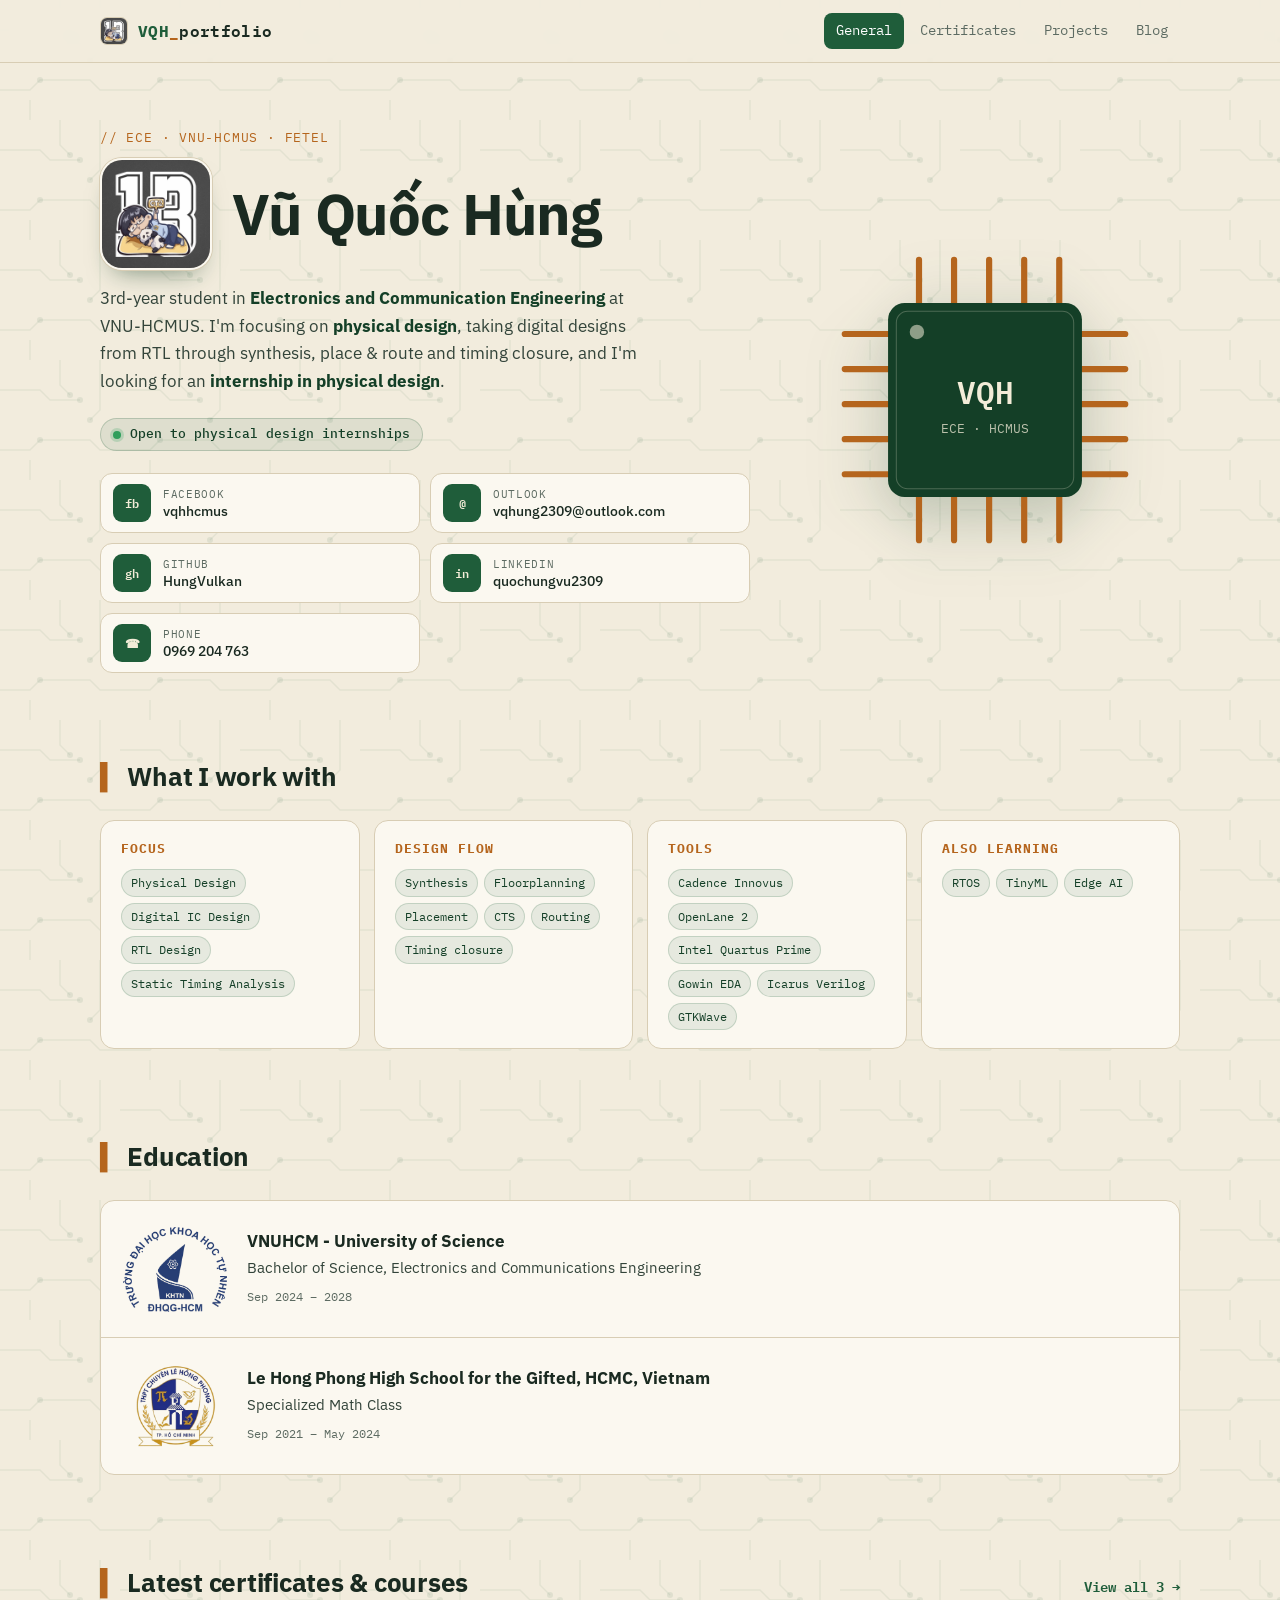
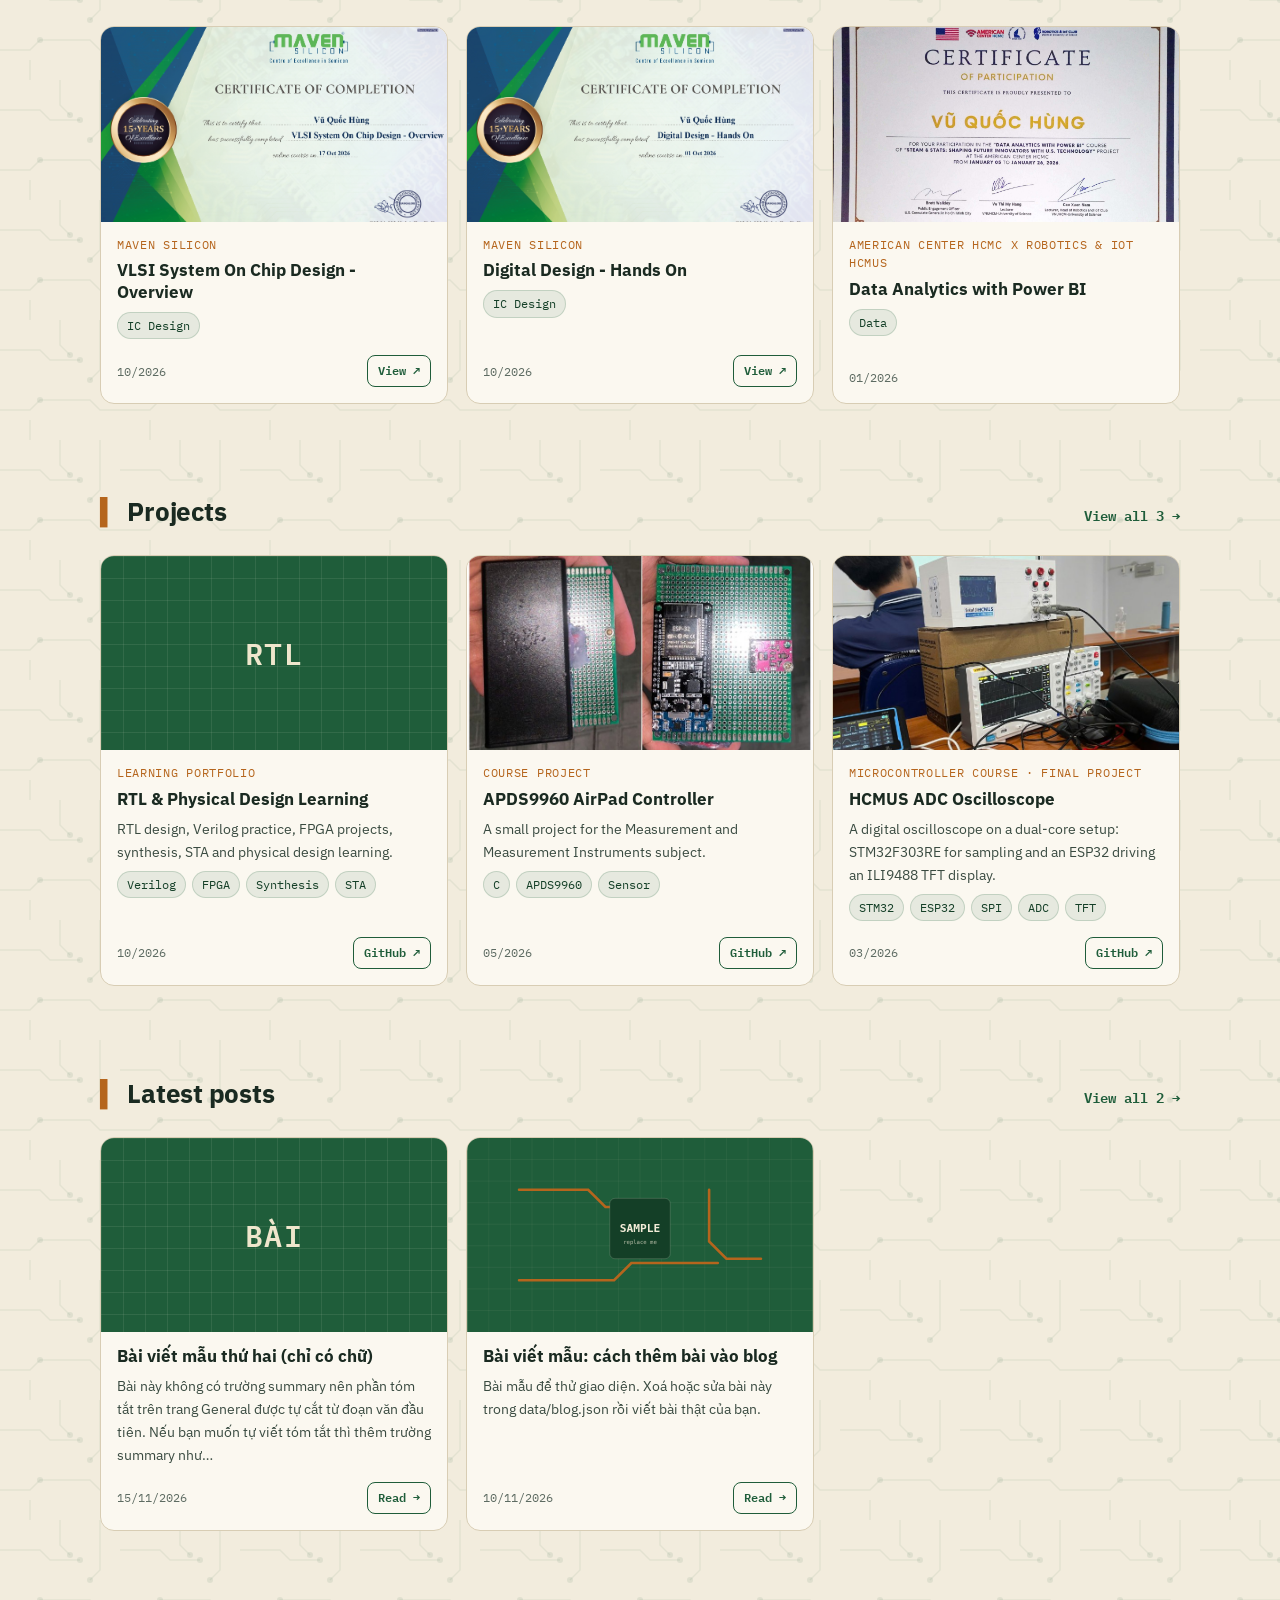
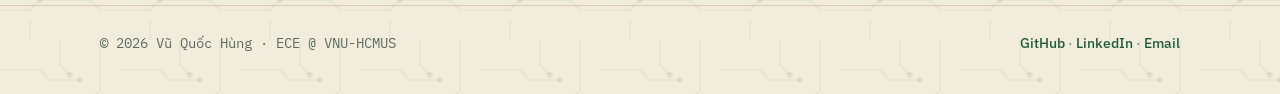
<file: index.html>
<!doctype html>
<html lang="en">
<head>
  <meta charset="utf-8">
  <meta name="viewport" content="width=device-width, initial-scale=1">
  <title>Vũ Quốc Hùng · Electronics & Communication Engineering</title>
  <meta name="description" content="Vũ Quốc Hùng — 3rd-year Electronics and Communication Engineering student at VNU-HCMUS, focusing on physical design and looking for an internship in physical design.">
  <meta name="theme-color" content="#f2ecdd">
  <link rel="preconnect" href="https://fonts.googleapis.com">
  <link rel="preconnect" href="https://fonts.gstatic.com" crossorigin>
  <link href="https://fonts.googleapis.com/css2?family=IBM+Plex+Mono:wght@400;500;600&family=IBM+Plex+Sans:wght@400;500;600&display=swap" rel="stylesheet">
  <link rel="icon" type="image/png" href="assets/favicon.png">
  <link rel="stylesheet" href="assets/style.css">
</head>
<body>
  <header class="site-header">
    <div class="wrap">
      <a class="brand" href="index.html"><img class="brand-logo" src="assets/favicon.png" alt="" width="28" height="28"><span><b>VQH</b><i>_</i>portfolio</span></a>
      <nav class="nav">
        <a href="index.html" aria-current="page">General</a>
        <a href="certificates.html">Certificates</a>
        <a href="projects.html">Projects</a>
        <a href="blog.html">Blog</a>
      </nav>
    </div>
  </header>

  <main class="wrap">
    <!-- ================= HERO ================= -->
    <div class="hero">
      <div>
        <p class="eyebrow">// ECE · VNU-HCMUS · FETEL</p>
        <div class="name-row">
          <img class="avatar" src="assets/logo.png" alt="Logo of Vũ Quốc Hùng" width="112" height="112">
          <h1>Vũ Quốc Hùng</h1>
        </div>
        <p class="lead">
          3rd-year student in <strong>Electronics and Communication Engineering</strong> at VNU-HCMUS.
          I'm focusing on <strong>physical design</strong>, taking digital designs from RTL through synthesis,
          place &amp; route and timing closure, and I'm looking for an <strong>internship in physical design</strong>.
        </p>
        <p class="status"><span class="dot"></span>Open to physical design internships</p>

        <!-- 5 contact buttons -->
        <div class="contacts">
          <a class="contact" href="https://www.facebook.com/vqhhcmus" target="_blank" rel="noopener">
            <span class="pin">fb</span><div><small>Facebook</small><span class="v">vqhhcmus</span></div>
          </a>
          <a class="contact" href="mailto:vqhung2309@outlook.com">
            <span class="pin">@</span><div><small>Outlook</small><span class="v">vqhung2309@outlook.com</span></div>
          </a>
          <a class="contact" href="https://github.com/HungVulkan" target="_blank" rel="noopener">
            <span class="pin">gh</span><div><small>GitHub</small><span class="v">HungVulkan</span></div>
          </a>
          <a class="contact" href="https://www.linkedin.com/in/quochungvu2309/" target="_blank" rel="noopener">
            <span class="pin">in</span><div><small>LinkedIn</small><span class="v">quochungvu2309</span></div>
          </a>
          <a class="contact" href="tel:+84969204763">
            <span class="pin">☎</span><div><small>Phone</small><span class="v">0969 204 763</span></div>
          </a>
        </div>
      </div>

      <!-- decorative IC chip -->
      <svg class="chip-art" viewBox="0 0 320 320" role="img" aria-label="Illustration of an integrated circuit chip">
        <g stroke="#b5651d" stroke-width="6" stroke-linecap="round">
          <path d="M96 70V24M130 70V24M164 70V24M198 70V24M232 70V24"/>
          <path d="M96 250v46M130 250v46M164 250v46M198 250v46M232 250v46"/>
          <path d="M70 96H24M70 130H24M70 164H24M70 198H24M70 232H24"/>
          <path d="M250 96h46M250 130h46M250 164h46M250 198h46M250 232h46"/>
        </g>
        <rect x="66" y="66" width="188" height="188" rx="16" fill="#143f27"/>
        <rect x="74" y="74" width="172" height="172" rx="11" fill="none" stroke="#f3ecd8" stroke-opacity=".25"/>
        <circle cx="94" cy="94" r="7" fill="#f3ecd8" fill-opacity=".55"/>
        <g font-family="IBM Plex Mono, monospace" fill="#f3ecd8" text-anchor="middle">
          <text x="160" y="164" font-size="30" font-weight="600">VQH</text>
          <text x="160" y="192" font-size="13" fill-opacity=".75">ECE · HCMUS</text>
        </g>
      </svg>
    </div>

    <!-- ================= ABOUT ================= -->
    <section id="about">
      <div class="sec-head"><h2>What I work with</h2></div>
      <div class="cols">
        <div class="panel">
          <h3>Focus</h3>
          <div class="tags">
            <span class="tag">Physical Design</span><span class="tag">Digital IC Design</span>
            <span class="tag">RTL Design</span><span class="tag">Static Timing Analysis</span>
          </div>
        </div>
        <div class="panel">
          <h3>Design flow</h3>
          <div class="tags">
            <span class="tag">Synthesis</span><span class="tag">Floorplanning</span><span class="tag">Placement</span>
            <span class="tag">CTS</span><span class="tag">Routing</span><span class="tag">Timing closure</span>
          </div>
        </div>
        <div class="panel">
          <h3>Tools</h3>
          <div class="tags">
            <span class="tag">Cadence Innovus</span><span class="tag">OpenLane 2</span>
            <span class="tag">Intel Quartus Prime</span><span class="tag">Gowin EDA</span>
            <span class="tag">Icarus Verilog</span><span class="tag">GTKWave</span>
          </div>
        </div>
        <div class="panel">
          <h3>Also learning</h3>
          <div class="tags">
            <span class="tag">RTOS</span><span class="tag">TinyML</span><span class="tag">Edge AI</span>
          </div>
        </div>
      </div>
    </section>

    <!-- ================= EDUCATION ================= -->
    <section id="education">
      <div class="sec-head"><h2>Education</h2></div>
      <div class="edu-list">
        <article class="edu">
          <div class="edu-logo"><img src="assets/schools/hcmus.png" alt="VNUHCM - University of Science logo" loading="lazy"></div>
          <div class="edu-body">
            <h3>VNUHCM - University of Science</h3>
            <p>Bachelor of Science, Electronics and Communications Engineering</p>
            <span class="date">Sep 2024 – 2028</span>
          </div>
        </article>
        <article class="edu">
          <div class="edu-logo"><img src="assets/schools/lhp.png" alt="Le Hong Phong High School for the Gifted logo" loading="lazy"></div>
          <div class="edu-body">
            <h3>Le Hong Phong High School for the Gifted, HCMC, Vietnam</h3>
            <p>Specialized Math Class</p>
            <span class="date">Sep 2021 – May 2024</span>
          </div>
        </article>
      </div>
    </section>

    <!-- ================= CERTIFICATES (latest) ================= -->
    <section id="certificates">
      <div class="sec-head">
        <h2>Latest certificates &amp; courses</h2>
        <a class="more" href="certificates.html">View all <span data-stat="certificate">0</span> →</a>
      </div>
      <div class="grid" data-kind="certificate" data-limit="6"></div>
    </section>

    <!-- ================= PROJECTS (latest) ================= -->
    <section id="projects">
      <div class="sec-head">
        <h2>Projects</h2>
        <a class="more" href="projects.html">View all <span data-stat="project">0</span> →</a>
      </div>
      <div class="grid" data-kind="project" data-limit="4"></div>
    </section>

    <!-- ================= BLOG (latest) ================= -->
    <section id="blog">
      <div class="sec-head">
        <h2>Latest posts</h2>
        <a class="more" href="blog.html">View all <span data-stat="blog">0</span> →</a>
      </div>
      <div class="grid" data-kind="blog" data-limit="3"></div>
    </section>
  </main>

  <footer class="site-footer">
    <div class="wrap">
      <span class="mono">© 2026 Vũ Quốc Hùng · ECE @ VNU-HCMUS</span>
      <span><a href="https://github.com/HungVulkan" target="_blank" rel="noopener">GitHub</a> ·
        <a href="https://www.linkedin.com/in/quochungvu2309/" target="_blank" rel="noopener">LinkedIn</a> ·
        <a href="mailto:vqhung2309@outlook.com">Email</a></span>
    </div>
  </footer>

  <script src="assets/app.js"></script>
</body>
</html>
</file>
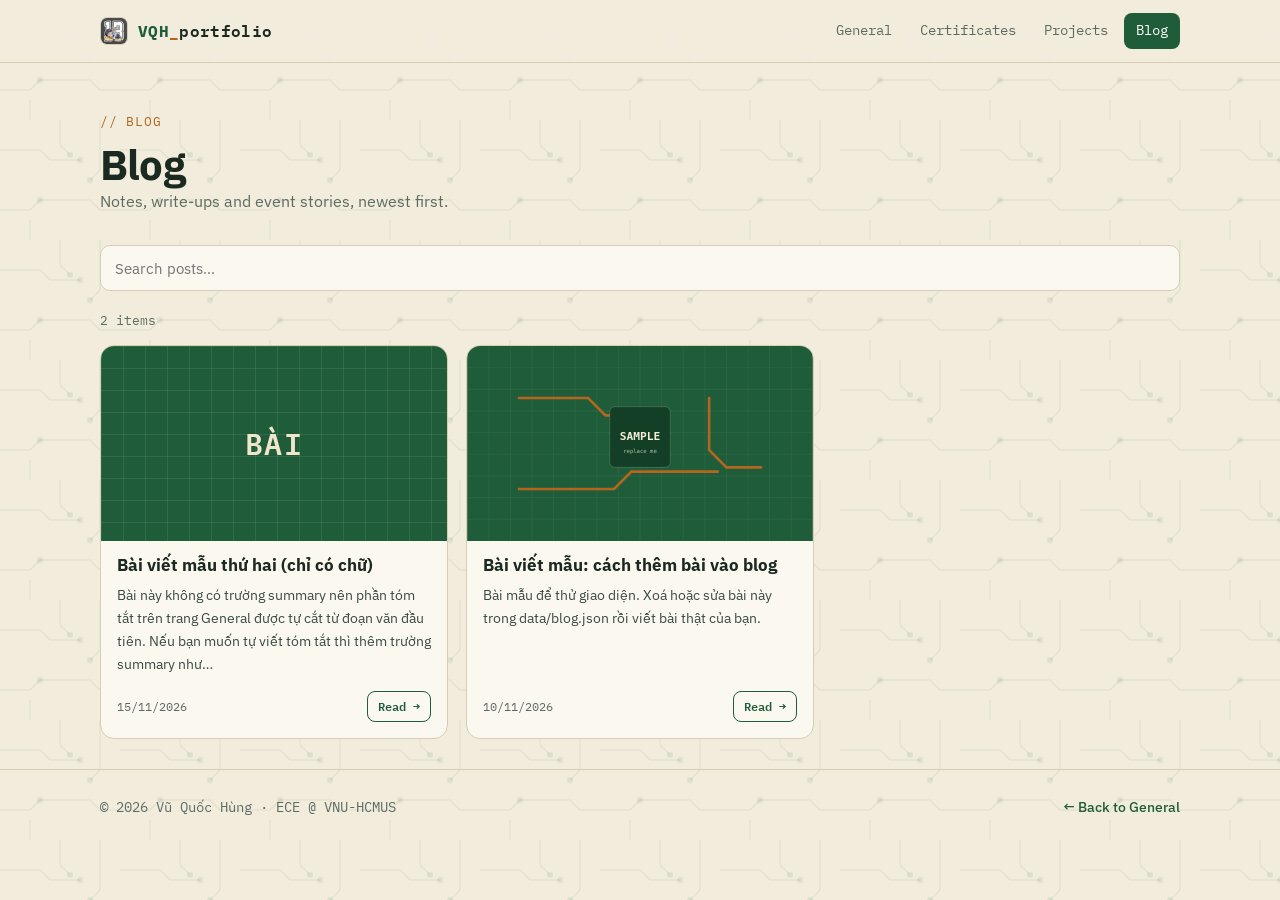
<file: blog.html>
<!doctype html>
<html lang="en">
<head>
  <meta charset="utf-8">
  <meta name="viewport" content="width=device-width, initial-scale=1">
  <title>Blog · Vũ Quốc Hùng</title>
  <meta name="description" content="Blog by Vũ Quốc Hùng: notes, write-ups and events.">
  <meta name="theme-color" content="#f2ecdd">
  <link rel="preconnect" href="https://fonts.googleapis.com">
  <link rel="preconnect" href="https://fonts.gstatic.com" crossorigin>
  <link href="https://fonts.googleapis.com/css2?family=IBM+Plex+Mono:wght@400;500;600&family=IBM+Plex+Sans:wght@400;500;600&display=swap" rel="stylesheet">
  <link rel="icon" type="image/png" href="assets/favicon.png">
  <link rel="stylesheet" href="assets/style.css">
</head>
<body>
  <header class="site-header">
    <div class="wrap">
      <a class="brand" href="index.html"><img class="brand-logo" src="assets/favicon.png" alt="" width="28" height="28"><span><b>VQH</b><i>_</i>portfolio</span></a>
      <nav class="nav">
        <a href="index.html">General</a>
        <a href="certificates.html">Certificates</a>
        <a href="projects.html">Projects</a>
        <a href="blog.html" aria-current="page">Blog</a>
      </nav>
    </div>
  </header>

  <main class="wrap">
    <div class="page-title">
      <p class="eyebrow">// BLOG</p>
      <h1>Blog</h1>
      <p class="sec-sub">Notes, write-ups and event stories, newest first.</p>
    </div>

    <div class="toolbar" id="toolbar-blog">
      <input class="search" type="search" placeholder="Search posts…" aria-label="Search posts">
      <div class="chips"></div>
    </div>
    <div class="count" data-count="blog"></div>
    <div class="grid" data-kind="blog" data-interactive="true"></div>
  </main>

  <footer class="site-footer">
    <div class="wrap">
      <span class="mono">© 2026 Vũ Quốc Hùng · ECE @ VNU-HCMUS</span>
      <span><a href="index.html">← Back to General</a></span>
    </div>
  </footer>

  <script src="assets/app.js"></script>
</body>
</html>
</file>
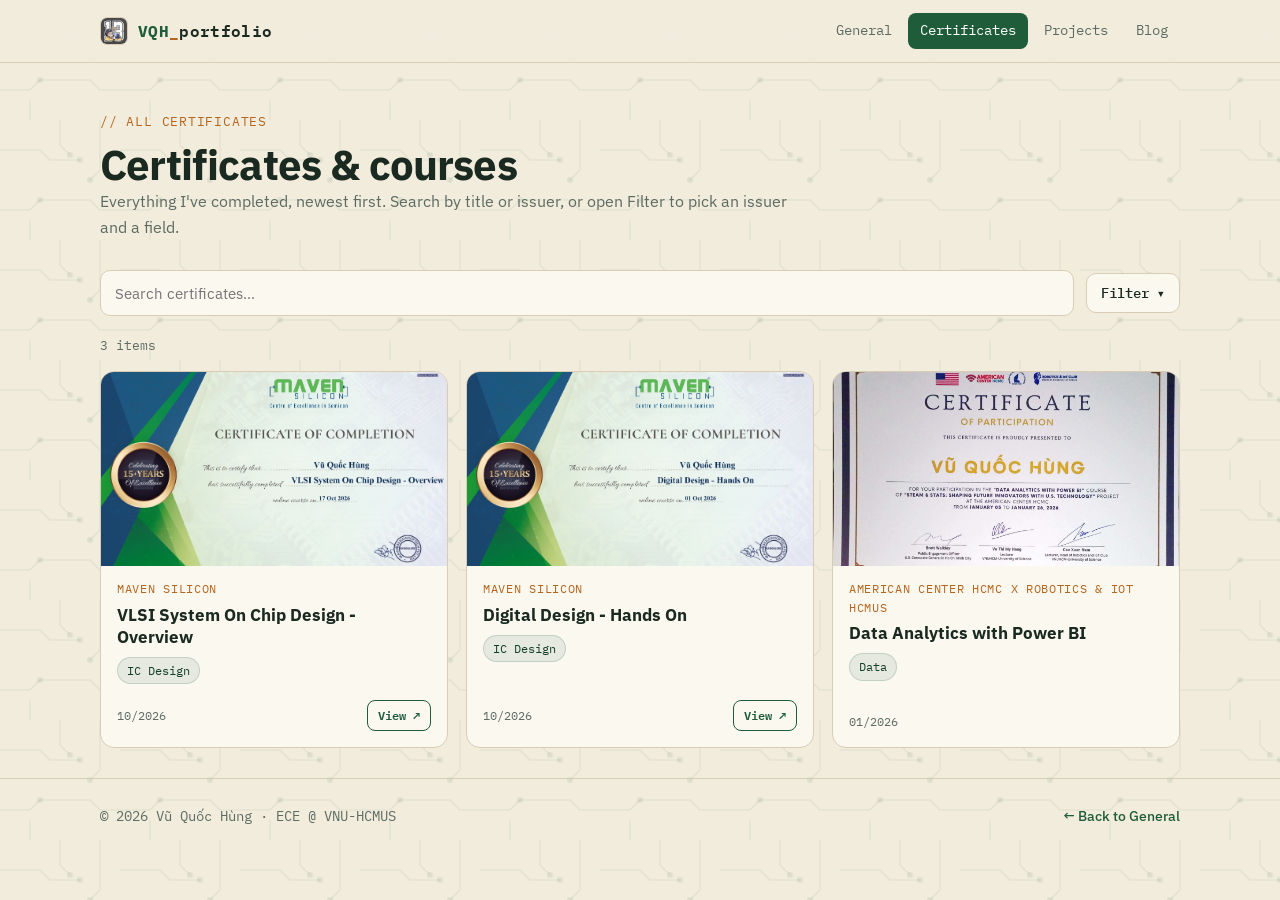
<file: certificates.html>
<!doctype html>
<html lang="en">
<head>
  <meta charset="utf-8">
  <meta name="viewport" content="width=device-width, initial-scale=1">
  <title>Certificates · Vũ Quốc Hùng</title>
  <meta name="description" content="All certificates and courses completed by Vũ Quốc Hùng.">
  <meta name="theme-color" content="#f2ecdd">
  <link rel="preconnect" href="https://fonts.googleapis.com">
  <link rel="preconnect" href="https://fonts.gstatic.com" crossorigin>
  <link href="https://fonts.googleapis.com/css2?family=IBM+Plex+Mono:wght@400;500;600&family=IBM+Plex+Sans:wght@400;500;600&display=swap" rel="stylesheet">
  <link rel="icon" type="image/png" href="assets/favicon.png">
  <link rel="stylesheet" href="assets/style.css">
</head>
<body>
  <header class="site-header">
    <div class="wrap">
      <a class="brand" href="index.html"><img class="brand-logo" src="assets/favicon.png" alt="" width="28" height="28"><span><b>VQH</b><i>_</i>portfolio</span></a>
      <nav class="nav">
        <a href="index.html">General</a>
        <a href="certificates.html" aria-current="page">Certificates</a>
        <a href="projects.html">Projects</a>
        <a href="blog.html">Blog</a>
      </nav>
    </div>
  </header>

  <main class="wrap">
    <div class="page-title">
      <p class="eyebrow">// ALL CERTIFICATES</p>
      <h1>Certificates &amp; courses</h1>
      <p class="sec-sub">Everything I've completed, newest first. Search by title or issuer, or open Filter to pick an issuer and a field.</p>
    </div>

    <div class="toolbar" id="toolbar-certificate">
      <input class="search" type="search" placeholder="Search certificates…" aria-label="Search certificates">
      <div class="chips"></div>
    </div>
    <div class="count" data-count="certificate"></div>
    <div class="grid" data-kind="certificate" data-interactive="true"></div>
  </main>

  <footer class="site-footer">
    <div class="wrap">
      <span class="mono">© 2026 Vũ Quốc Hùng · ECE @ VNU-HCMUS</span>
      <span><a href="index.html">← Back to General</a></span>
    </div>
  </footer>

  <script src="assets/app.js"></script>
</body>
</html>
</file>
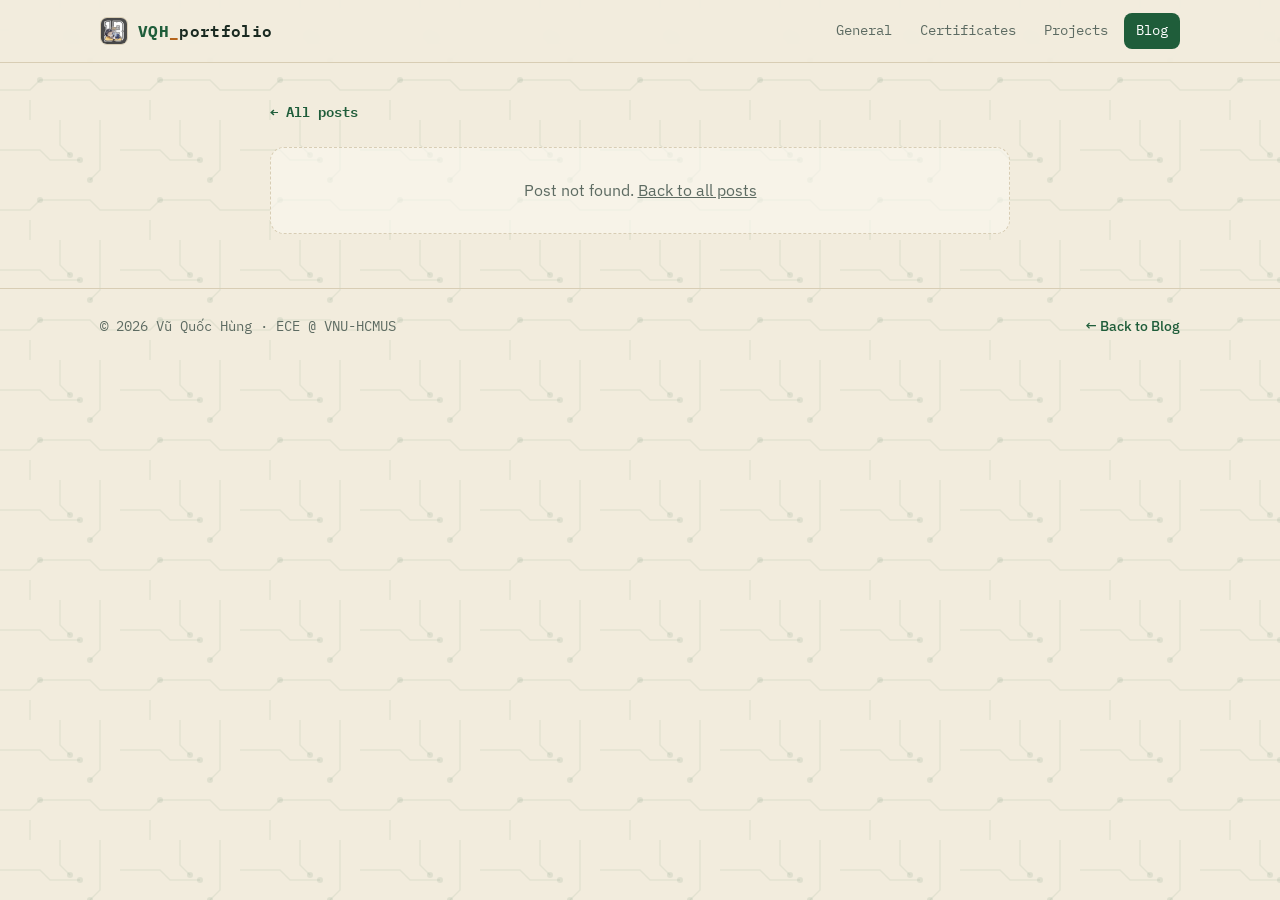
<file: post.html>
<!doctype html>
<html lang="en">
<head>
  <meta charset="utf-8">
  <meta name="viewport" content="width=device-width, initial-scale=1">
  <title>Post · Vũ Quốc Hùng</title>
  <meta name="description" content="Blog by Vũ Quốc Hùng: notes, write-ups and events.">
  <meta name="theme-color" content="#f2ecdd">
  <link rel="preconnect" href="https://fonts.googleapis.com">
  <link rel="preconnect" href="https://fonts.gstatic.com" crossorigin>
  <link href="https://fonts.googleapis.com/css2?family=IBM+Plex+Mono:wght@400;500;600&family=IBM+Plex+Sans:wght@400;500;600&display=swap" rel="stylesheet">
  <link rel="icon" type="image/png" href="assets/favicon.png">
  <link rel="stylesheet" href="assets/style.css">
</head>
<body>
  <header class="site-header">
    <div class="wrap">
      <a class="brand" href="index.html"><img class="brand-logo" src="assets/favicon.png" alt="" width="28" height="28"><span><b>VQH</b><i>_</i>portfolio</span></a>
      <nav class="nav">
        <a href="index.html">General</a>
        <a href="certificates.html">Certificates</a>
        <a href="projects.html">Projects</a>
        <a href="blog.html" aria-current="page">Blog</a>
      </nav>
    </div>
  </header>

  <main class="wrap">
    <div class="post-wrap">
      <a class="more" href="blog.html">← All posts</a>
      <article class="post" data-post></article>
    </div>
  </main>

  <footer class="site-footer">
    <div class="wrap">
      <span class="mono">© 2026 Vũ Quốc Hùng · ECE @ VNU-HCMUS</span>
      <span><a href="blog.html">← Back to Blog</a></span>
    </div>
  </footer>

  <script src="assets/app.js"></script>
</body>
</html>
</file>
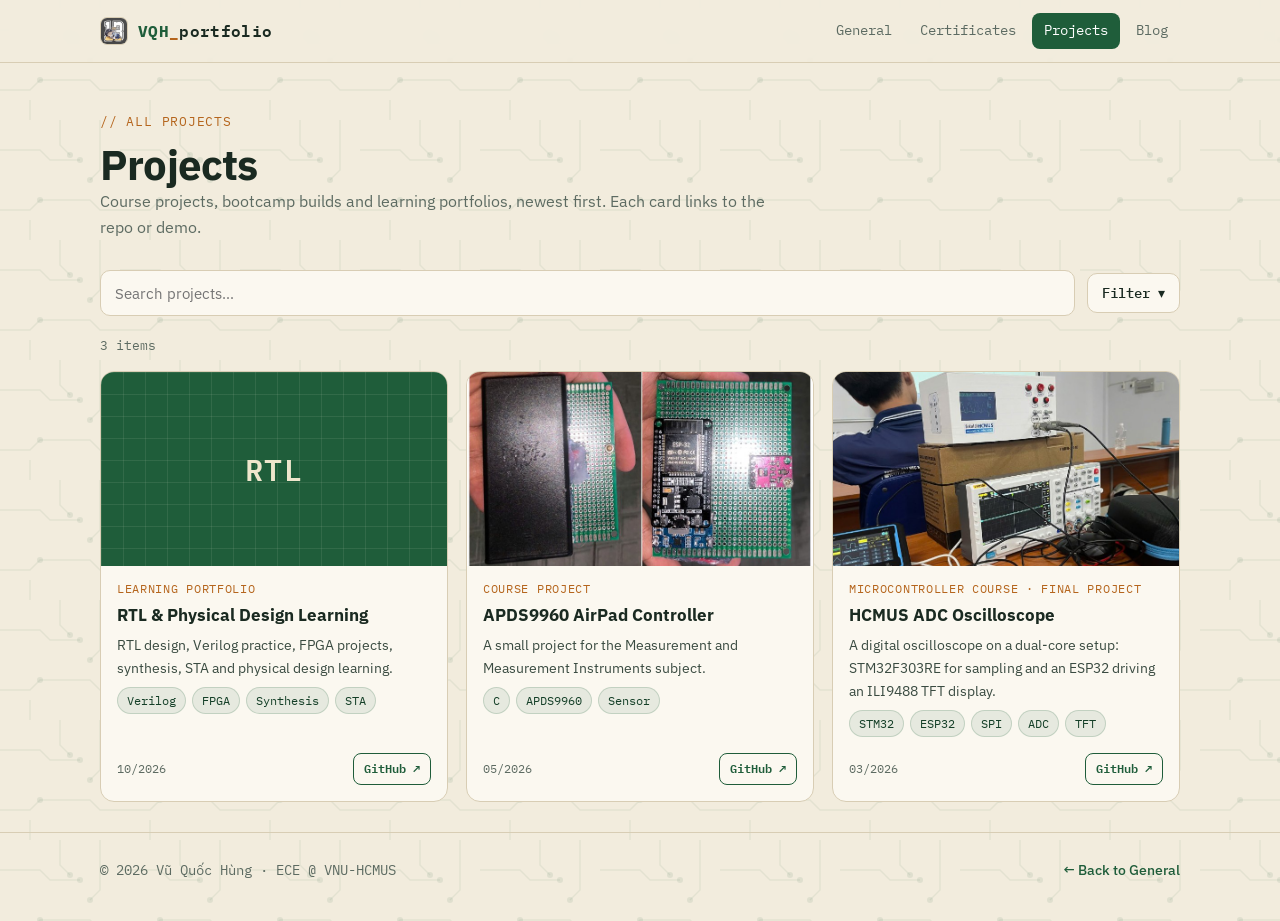
<file: projects.html>
<!doctype html>
<html lang="en">
<head>
  <meta charset="utf-8">
  <meta name="viewport" content="width=device-width, initial-scale=1">
  <title>Projects · Vũ Quốc Hùng</title>
  <meta name="description" content="Embedded, hardware and RTL projects by Vũ Quốc Hùng.">
  <meta name="theme-color" content="#f2ecdd">
  <link rel="preconnect" href="https://fonts.googleapis.com">
  <link rel="preconnect" href="https://fonts.gstatic.com" crossorigin>
  <link href="https://fonts.googleapis.com/css2?family=IBM+Plex+Mono:wght@400;500;600&family=IBM+Plex+Sans:wght@400;500;600&display=swap" rel="stylesheet">
  <link rel="icon" type="image/png" href="assets/favicon.png">
  <link rel="stylesheet" href="assets/style.css">
</head>
<body>
  <header class="site-header">
    <div class="wrap">
      <a class="brand" href="index.html"><img class="brand-logo" src="assets/favicon.png" alt="" width="28" height="28"><span><b>VQH</b><i>_</i>portfolio</span></a>
      <nav class="nav">
        <a href="index.html">General</a>
        <a href="certificates.html">Certificates</a>
        <a href="projects.html" aria-current="page">Projects</a>
        <a href="blog.html">Blog</a>
      </nav>
    </div>
  </header>

  <main class="wrap">
    <div class="page-title">
      <p class="eyebrow">// ALL PROJECTS</p>
      <h1>Projects</h1>
      <p class="sec-sub">Course projects, bootcamp builds and learning portfolios, newest first. Each card links to the repo or demo.</p>
    </div>

    <div class="toolbar" id="toolbar-project">
      <input class="search" type="search" placeholder="Search projects…" aria-label="Search projects">
      <div class="chips"></div>
    </div>
    <div class="count" data-count="project"></div>
    <div class="grid" data-kind="project" data-interactive="true"></div>
  </main>

  <footer class="site-footer">
    <div class="wrap">
      <span class="mono">© 2026 Vũ Quốc Hùng · ECE @ VNU-HCMUS</span>
      <span><a href="index.html">← Back to General</a></span>
    </div>
  </footer>

  <script src="assets/app.js"></script>
</body>
</html>
</file>
<file: assets/style.css>
/* ============ Portfolio · Vũ Quốc Hùng — beige paper + PCB green ============ */
:root {
  --bg: #f2ecdd;
  --paper: #fbf8f0;
  --ink: #1a2a21;
  --muted: #5d6b62;
  --line: #d8cdb4;
  --pcb: #1f5d3a;
  --pcb-dark: #143f27;
  --copper: #b5651d;
  --gold: #c9a227;
  --radius: 14px;
  --mono: "IBM Plex Mono", ui-monospace, SFMono-Regular, Menlo, Consolas, monospace;
  --sans: "IBM Plex Sans", system-ui, -apple-system, "Segoe UI", Roboto, sans-serif;
}

* { box-sizing: border-box; }
html { scroll-behavior: smooth; }
body {
  margin: 0;
  font-family: var(--sans);
  color: var(--ink);
  background-color: var(--bg);
  background-image: url("data:image/svg+xml,%3Csvg xmlns='http://www.w3.org/2000/svg' width='120' height='120' viewBox='0 0 120 120'%3E%3Cg fill='none' stroke='%231f5d3a' stroke-opacity='.07' stroke-width='1.5'%3E%3Cpath d='M0 30h40l10 10h30M0 90h30l10-10h50l10 10h20M60 0v25l10 10M30 120V100M100 0v50l-10 10'/%3E%3C/g%3E%3Cg fill='%231f5d3a' fill-opacity='.09'%3E%3Ccircle cx='80' cy='40' r='3'/%3E%3Ccircle cx='40' cy='80' r='3'/%3E%3Ccircle cx='70' cy='35' r='3'/%3E%3Ccircle cx='90' cy='60' r='3'/%3E%3C/g%3E%3C/svg%3E");
  line-height: 1.6;
  -webkit-font-smoothing: antialiased;
}
a { color: inherit; }
img { max-width: 100%; display: block; }
.wrap { width: min(1080px, 100% - 40px); margin-inline: auto; }

/* ---------- Header ---------- */
.site-header {
  position: sticky; top: 0; z-index: 20;
  background: color-mix(in srgb, var(--bg) 88%, transparent);
  backdrop-filter: blur(8px);
  border-bottom: 1px solid var(--line);
}
.site-header .wrap { display: flex; align-items: center; justify-content: space-between; height: 62px; }
.brand { font-family: var(--mono); font-weight: 600; text-decoration: none; letter-spacing: .02em; }
.brand b { color: var(--pcb); }
.brand i { font-style: normal; color: var(--copper); }
.nav { display: flex; gap: 4px; }
.nav a {
  font-family: var(--mono); font-size: .85rem; text-decoration: none;
  padding: 7px 12px; border-radius: 8px; color: var(--muted);
}
.nav a:hover { background: rgba(31, 93, 58, .08); color: var(--ink); }
.nav a[aria-current="page"] { background: var(--pcb); color: #fff; }

/* ---------- Hero ---------- */
.hero { padding: 64px 0 40px; display: grid; grid-template-columns: 1.25fr .75fr; gap: 40px; align-items: center; }
.eyebrow { font-family: var(--mono); font-size: .82rem; color: var(--copper); letter-spacing: .06em; margin: 0 0 10px; }
h1 { font-size: clamp(2.2rem, 5.5vw, 3.6rem); line-height: 1.08; margin: 0 0 14px; letter-spacing: -.02em; }
.lead { font-size: 1.08rem; color: #33443a; max-width: 56ch; margin: 0 0 26px; }
.lead strong { color: var(--pcb-dark); }

.contacts { display: grid; grid-template-columns: repeat(auto-fill, minmax(250px, 1fr)); gap: 10px; }
.contact {
  display: flex; align-items: center; gap: 12px;
  background: var(--paper); border: 1px solid var(--line); border-radius: 12px;
  padding: 10px 12px; text-decoration: none; transition: .15s;
}
.contact:hover { border-color: var(--pcb); transform: translateY(-2px); box-shadow: 0 6px 18px -10px rgba(20, 63, 39, .5); }
.contact .pin {
  font-family: var(--mono); font-size: .72rem; font-weight: 600;
  width: 38px; height: 38px; border-radius: 9px; display: grid; place-items: center;
  background: var(--pcb); color: #f3ecd8; flex: none;
}
.contact small { display: block; font-family: var(--mono); font-size: .68rem; color: var(--muted); text-transform: uppercase; letter-spacing: .06em; }
.contact span.v { font-size: .86rem; font-weight: 500; overflow-wrap: anywhere; line-height: 1.25; display: block; }

.chip-art { width: 100%; max-width: 330px; justify-self: center; filter: drop-shadow(0 18px 24px rgba(20, 63, 39, .22)); }

/* ---------- Sections ---------- */
section { padding: 44px 0; }
.sec-head { display: flex; align-items: baseline; justify-content: space-between; gap: 16px; margin-bottom: 22px; flex-wrap: wrap; }
.sec-head h2 { margin: 0; font-size: 1.6rem; letter-spacing: -.01em; }
.sec-head h2::before { content: "▍"; color: var(--copper); margin-right: 8px; }
.sec-head .more { font-family: var(--mono); font-size: .85rem; color: var(--pcb); font-weight: 600; text-decoration: none; }
.sec-head .more:hover { text-decoration: underline; }
.sec-sub { color: var(--muted); margin: -12px 0 22px; max-width: 70ch; }

.cols { display: grid; grid-template-columns: repeat(auto-fit, minmax(230px, 1fr)); gap: 14px; }
.panel { background: var(--paper); border: 1px solid var(--line); border-radius: var(--radius); padding: 18px 20px; }
.panel h3 { margin: 0 0 10px; font-family: var(--mono); font-size: .8rem; color: var(--copper); text-transform: uppercase; letter-spacing: .08em; }
.tags { display: flex; flex-wrap: wrap; gap: 6px; }
.tag {
  font-family: var(--mono); font-size: .76rem; padding: 3px 9px; border-radius: 999px;
  background: rgba(31, 93, 58, .09); color: var(--pcb-dark); border: 1px solid rgba(31, 93, 58, .18);
}
.panel p { margin: 0; color: #33443a; font-size: .95rem; }

/* ---------- Toolbar (search + filter) ---------- */
.toolbar { display: flex; flex-wrap: wrap; gap: 12px; align-items: center; margin-bottom: 20px; }
.search {
  flex: 1 1 240px; font: inherit; font-size: .95rem; padding: 10px 14px;
  border: 1px solid var(--line); border-radius: 10px; background: var(--paper); color: var(--ink);
}
.search:focus { outline: 2px solid var(--pcb); outline-offset: 1px; }
.chips { display: flex; flex-wrap: wrap; gap: 6px; }
.chip {
  font-family: var(--mono); font-size: .76rem; padding: 5px 11px; border-radius: 999px; cursor: pointer;
  background: var(--paper); border: 1px solid var(--line); color: var(--muted);
}
.chip:hover { border-color: var(--pcb); color: var(--ink); }
.chip.on { background: var(--pcb); border-color: var(--pcb); color: #fff; }
.count { font-family: var(--mono); font-size: .8rem; color: var(--muted); margin-bottom: 14px; }

/* ---------- Cards ---------- */
.grid { display: grid; grid-template-columns: repeat(auto-fill, minmax(280px, 1fr)); gap: 18px; }
.card {
  display: flex; flex-direction: column; background: var(--paper);
  border: 1px solid var(--line); border-radius: var(--radius); overflow: hidden; transition: .18s;
}
.card:hover { transform: translateY(-3px); border-color: var(--pcb); box-shadow: 0 14px 28px -18px rgba(20, 63, 39, .55); }
.media { aspect-ratio: 16 / 9; background: #e7dfca; overflow: hidden; display: block; }
.media img { width: 100%; height: 100%; object-fit: cover; }
.ph {
  width: 100%; height: 100%; display: grid; place-items: center; color: #efe6cc;
  font-family: var(--mono); font-weight: 600; font-size: 1.9rem; letter-spacing: .04em;
  background-color: var(--pcb);
  background-image:
    linear-gradient(90deg, rgba(243, 236, 216, .09) 1px, transparent 1px),
    linear-gradient(rgba(243, 236, 216, .09) 1px, transparent 1px);
  background-size: 22px 22px;
}
.card-body { padding: 14px 16px 16px; display: flex; flex-direction: column; gap: 6px; flex: 1; }
.meta { font-family: var(--mono); font-size: .72rem; color: var(--copper); text-transform: uppercase; letter-spacing: .06em; }
.card h3 { margin: 0; font-size: 1.05rem; line-height: 1.3; }
.card p { margin: 0; font-size: .9rem; color: #3a4b41; }
.card .tags { margin-top: 2px; }
.card-foot { margin-top: auto; padding-top: 10px; display: flex; align-items: center; justify-content: space-between; gap: 8px; flex-wrap: wrap; }
.date { font-family: var(--mono); font-size: .75rem; color: var(--muted); }
.actions { display: flex; gap: 6px; flex-wrap: wrap; }
.btn {
  font-family: var(--mono); font-size: .76rem; font-weight: 600; text-decoration: none;
  padding: 5px 10px; border-radius: 8px; border: 1px solid var(--pcb); color: var(--pcb);
}
.btn:hover { background: var(--pcb); color: #fff; }

.empty {
  grid-column: 1 / -1; border: 1.5px dashed var(--line); border-radius: var(--radius);
  padding: 30px 22px; text-align: center; color: var(--muted); background: rgba(251, 248, 240, .6);
}
.empty code { font-family: var(--mono); background: rgba(31, 93, 58, .09); padding: 1px 6px; border-radius: 5px; }

/* ---------- Page title (sub pages) ---------- */
.page-title { padding: 48px 0 8px; }
.page-title h1 { font-size: clamp(1.8rem, 4vw, 2.6rem); }

/* ---------- Footer ---------- */
.site-footer { border-top: 1px solid var(--line); margin-top: 30px; padding: 26px 0 40px; color: var(--muted); font-size: .86rem; }
.site-footer .wrap { display: flex; justify-content: space-between; gap: 14px; flex-wrap: wrap; }
.site-footer a { color: var(--pcb); text-decoration: none; font-weight: 500; }
.site-footer a:hover { text-decoration: underline; }
.site-footer .mono { font-family: var(--mono); }

@media (max-width: 800px) {
  .hero { grid-template-columns: 1fr; padding-top: 40px; }
  .chip-art { max-width: 220px; order: -1; justify-self: start; }
  .nav a { padding: 6px 9px; font-size: .8rem; }
}

/* ---------- Grouped filter (Filter button + popover) ---------- */
.toolbar { position: relative; }
.toolbar .chips { flex-basis: 100%; }
.toolbar .chips:empty { display: none; }

.filter-btn {
  font-family: var(--mono); font-size: .85rem; font-weight: 500; color: var(--ink);
  display: inline-flex; align-items: center; gap: 8px; cursor: pointer;
  padding: 10px 14px; border: 1px solid var(--line); border-radius: 10px; background: var(--paper);
}
.filter-btn:hover, .filter-btn[aria-expanded="true"] { border-color: var(--pcb); }
.filter-btn .badge {
  background: var(--pcb); color: #fff; border-radius: 999px; font-size: .72rem;
  min-width: 20px; height: 20px; padding: 0 6px; display: inline-grid; place-items: center;
}
.filter-btn .badge[hidden] { display: none; }

.filter-panel {
  position: absolute; z-index: 15; left: 0; right: 0; top: 100%; margin-top: 8px;
  background: var(--paper); border: 1px solid var(--pcb); border-radius: var(--radius);
  box-shadow: 0 22px 40px -18px rgba(20, 63, 39, .45);
  padding: 18px 20px 14px; max-height: min(70vh, 560px); overflow: auto;
}
.filter-panel[hidden] { display: none; }
.fgrid { display: grid; grid-template-columns: repeat(auto-fit, minmax(240px, 1fr)); gap: 20px 28px; }
.fhead {
  display: flex; align-items: center; gap: 8px; cursor: pointer;
  font-family: var(--mono); font-size: .8rem; font-weight: 600; color: var(--pcb-dark);
  text-transform: uppercase; letter-spacing: .07em; padding-bottom: 8px; border-bottom: 1px solid var(--line);
}
.fhead em { margin-left: auto; font-style: normal; font-weight: 400; color: var(--muted); }
.fhead input, .opt input { accent-color: var(--pcb); }
.fopts { display: flex; flex-wrap: wrap; gap: 6px; margin-top: 10px; }
.opt { position: relative; cursor: pointer; }
.opt input { position: absolute; opacity: 0; pointer-events: none; }
.opt span {
  display: inline-flex; align-items: center; gap: 6px;
  font-family: var(--mono); font-size: .76rem; padding: 4px 10px; border-radius: 999px;
  background: var(--bg); border: 1px solid var(--line); color: var(--ink);
}
.opt small { font-size: .68rem; color: var(--muted); }
.opt:hover span { border-color: var(--pcb); }
.opt input:checked + span { background: var(--pcb); border-color: var(--pcb); color: #fff; }
.opt input:checked + span small { color: #cfe3d6; }
.opt input:focus-visible + span { outline: 2px solid var(--copper); outline-offset: 2px; }
.ffoot { display: flex; justify-content: flex-end; gap: 8px; margin-top: 16px; padding-top: 12px; border-top: 1px solid var(--line); }
.btn { cursor: pointer; background: transparent; }
.btn.ghost { border-color: var(--line); color: var(--muted); }
.btn.ghost:hover { background: var(--bg); color: var(--ink); }
button.btn:not(.ghost) { background: var(--pcb); color: #fff; }
button.btn:not(.ghost):hover { background: var(--pcb-dark); }

/* ---------- Small phones: let the menu take its own row ---------- */
@media (max-width: 520px) {
  .site-header .wrap { height: auto; flex-wrap: wrap; padding: 10px 0 8px; row-gap: 6px; }
  .nav { width: 100%; }
  .nav a { flex: 1; text-align: center; }
}

/* ---------- Logo in header ---------- */
.brand { display: inline-flex; align-items: center; gap: 10px; }
.brand-logo { width: 28px; height: 28px; border-radius: 7px; border: 1px solid var(--line); display: block; }

/* ---------- Logo next to the name ---------- */
.name-row { display: flex; align-items: center; gap: 20px; margin-bottom: 14px; }
.name-row h1 { margin: 0; }
.avatar {
  width: 112px; height: 112px; flex: none; border-radius: 22px; object-fit: cover;
  border: 2px solid var(--paper); box-shadow: 0 0 0 1px var(--line), 0 14px 26px -14px rgba(20, 63, 39, .6);
}
@media (max-width: 520px) {
  .avatar { width: 80px; height: 80px; border-radius: 16px; }
  .name-row { gap: 14px; }
}

/* ---------- Education ---------- */
.edu-list { background: var(--paper); border: 1px solid var(--line); border-radius: var(--radius); }
.edu { display: flex; align-items: center; gap: 20px; padding: 18px 22px; }
.edu + .edu { border-top: 1px solid var(--line); }
.edu-logo { width: 104px; height: 100px; flex: none; display: grid; place-items: center; }
.edu-logo img { max-width: 100%; max-height: 100%; object-fit: contain; }
.edu-body h3 { margin: 0 0 3px; font-size: 1.08rem; line-height: 1.3; }
.edu-body p { margin: 0 0 4px; color: #33443a; font-size: .95rem; }
@media (max-width: 520px) {
  .edu { gap: 14px; padding: 14px 16px; }
  .edu-logo { width: 62px; height: 62px; }
}

/* ---------- Status pill (open to internships) ---------- */
.status {
  display: inline-flex; align-items: center; gap: 9px; margin: -8px 0 22px;
  font-family: var(--mono); font-size: .8rem; font-weight: 500; color: var(--pcb-dark);
  background: rgba(31, 93, 58, .09); border: 1px solid rgba(31, 93, 58, .22);
  padding: 5px 12px; border-radius: 999px;
}
.status .dot { width: 8px; height: 8px; border-radius: 50%; background: #2f9e5b; box-shadow: 0 0 0 3px rgba(47, 158, 91, .22); }

/* ---------- Blog ---------- */
.blog-card p {
  display: -webkit-box; -webkit-line-clamp: 4; -webkit-box-orient: vertical; overflow: hidden;
}

.post-wrap { max-width: 740px; margin: 0 auto; padding: 36px 0 24px; }
.post-wrap > .more { font-family: var(--mono); font-size: .85rem; color: var(--pcb); font-weight: 600; text-decoration: none; }
.post-wrap > .more:hover { text-decoration: underline; }
.post { padding-top: 22px; }
.post h1 { font-size: clamp(1.8rem, 4.5vw, 2.6rem); line-height: 1.15; margin: 0 0 10px; }
.post-date { margin: 0 0 26px; padding-bottom: 18px; border-bottom: 1px solid var(--line); }
.post-body p { margin: 0 0 1.1em; font-size: 1.05rem; line-height: 1.75; color: #26362d; white-space: pre-line; }
.post-body h2 { margin: 1.8em 0 .6em; font-size: 1.35rem; letter-spacing: -.01em; }
.post-body h2::before { content: "▍"; color: var(--copper); margin-right: 8px; }

.post-fig { margin: 1.6em 0; }
.post-fig a { display: block; }
.post-fig img {
  width: 100%; height: auto; border-radius: 10px; border: 1px solid var(--line); background: #e7dfca;
}
.post-fig figcaption {
  margin-top: 8px; text-align: center; font-style: italic; font-size: .9rem; color: var(--muted); line-height: 1.5;
}
.img-missing {
  border: 1.5px dashed var(--line); border-radius: 10px; padding: 26px 16px; text-align: center;
  font-family: var(--mono); font-size: .8rem; color: var(--muted); background: rgba(251, 248, 240, .6);
}
.blog-card .media { text-decoration: none; }
</file>
